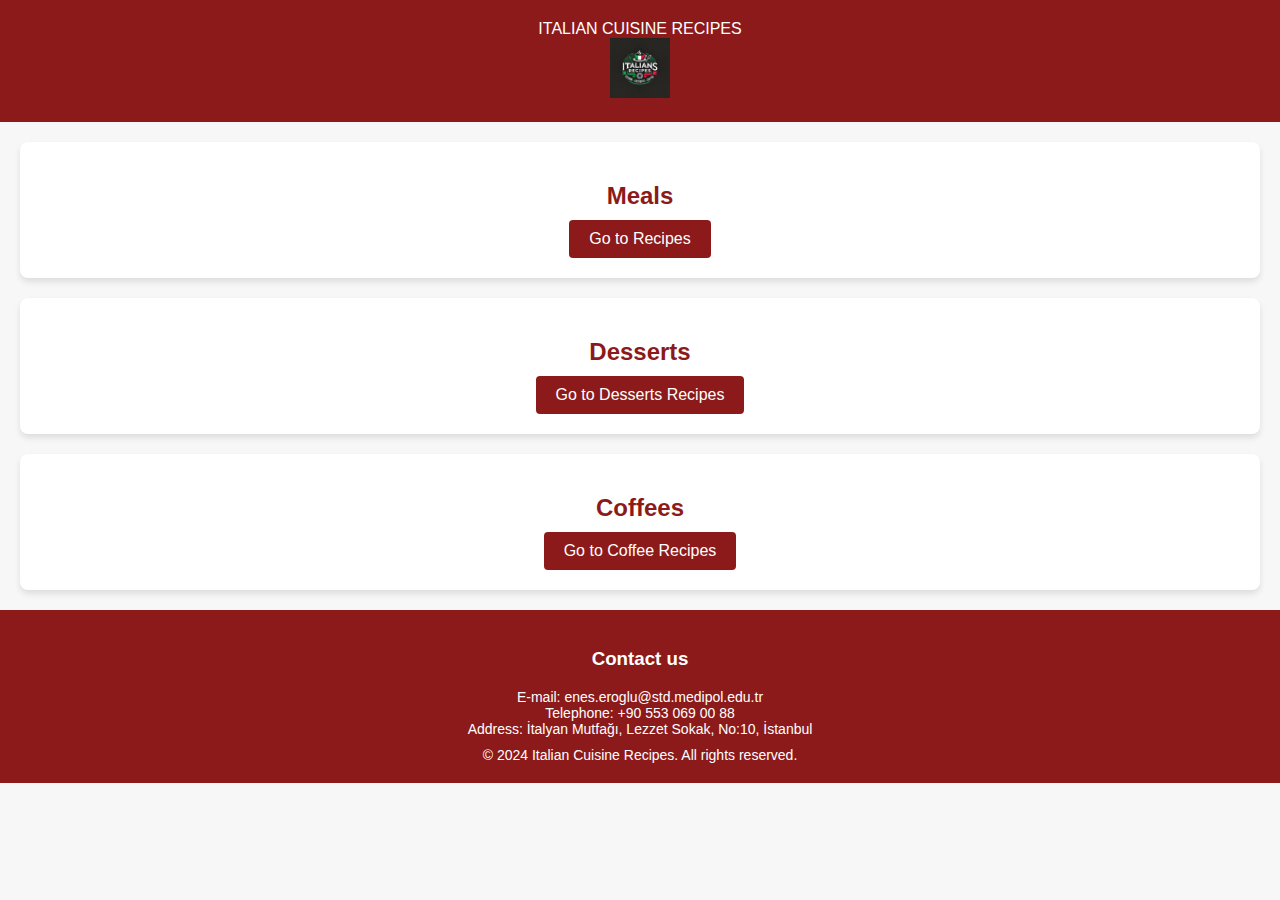
<file: index.html>
<!DOCTYPE html>
<html lang="tr">
<head>
    <meta charset="UTF-8">
    <meta name="viewport" content="width=device-width, initial-scale=1.0">
    <title>Italian Cuisine Recipes</title>
    <link rel="stylesheet" href="tarifenes1.css">
</head>
<body>
    <header>
        ITALIAN CUISINE RECIPES
        <div class="logo-container">
            <img src="images\logo2.png.webp" alt="Logo" class="logo">
        </div>
    </header>
    <main>
        <section>
            <h2>Meals</h2>
            <a href="yemekler.html">Go to Recipes</a>
        </section>
        <section>
            <h2>Desserts</h2>
            <a href="tatlılar.html">Go to Desserts Recipes</a>
        </section>
        <section>
            <h2>Coffees</h2>
            <a href="kahveler.html">Go to Coffee Recipes</a>
        </section>
    </main>
    <footer>
        <div class="contact">
            <h3>Contact us</h3>
            <p>E-mail: enes.eroglu@std.medipol.edu.tr</p>
            <p>Telephone: +90 553 069 00 88</p>
            <p>Address: İtalyan Mutfağı, Lezzet Sokak, No:10, İstanbul</p>
        </div>
        <p>&copy; 2024 Italian Cuisine Recipes. All rights reserved.</p>
    </footer>
</body>
</html>
</file>
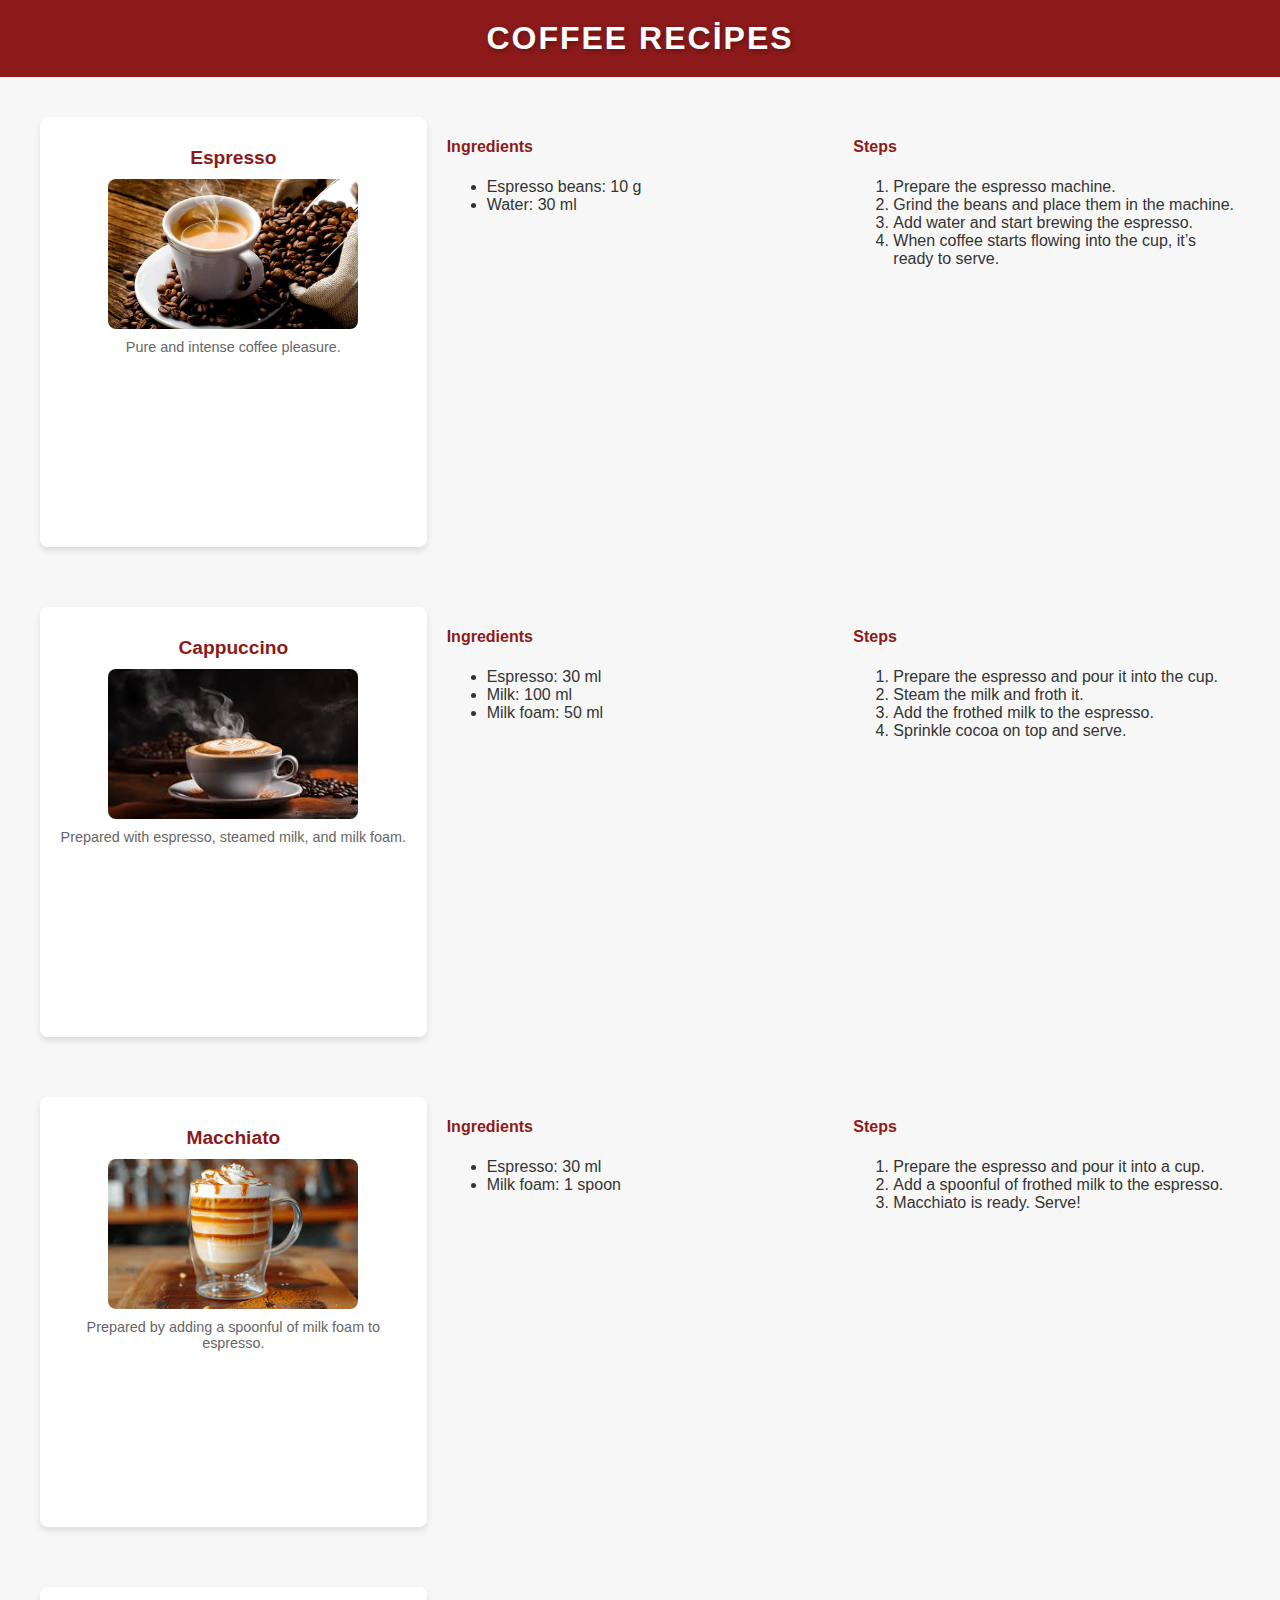
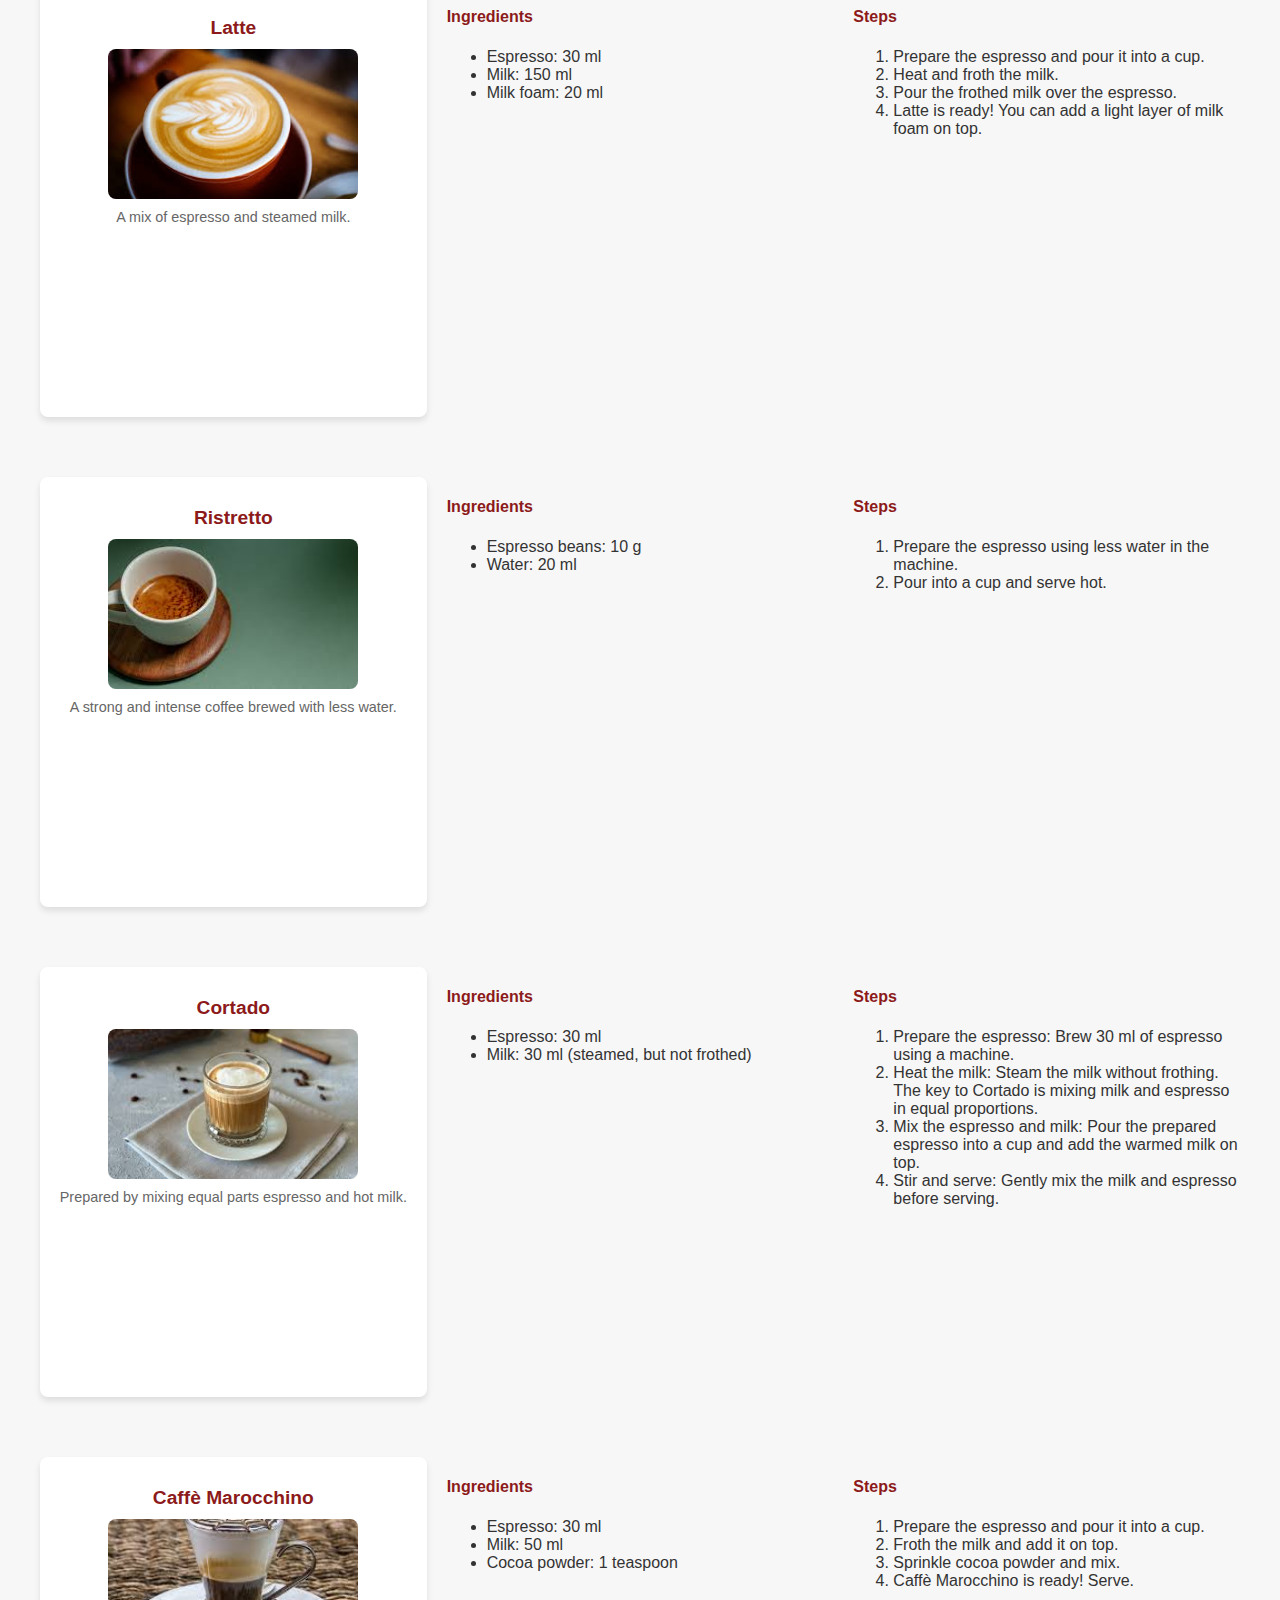
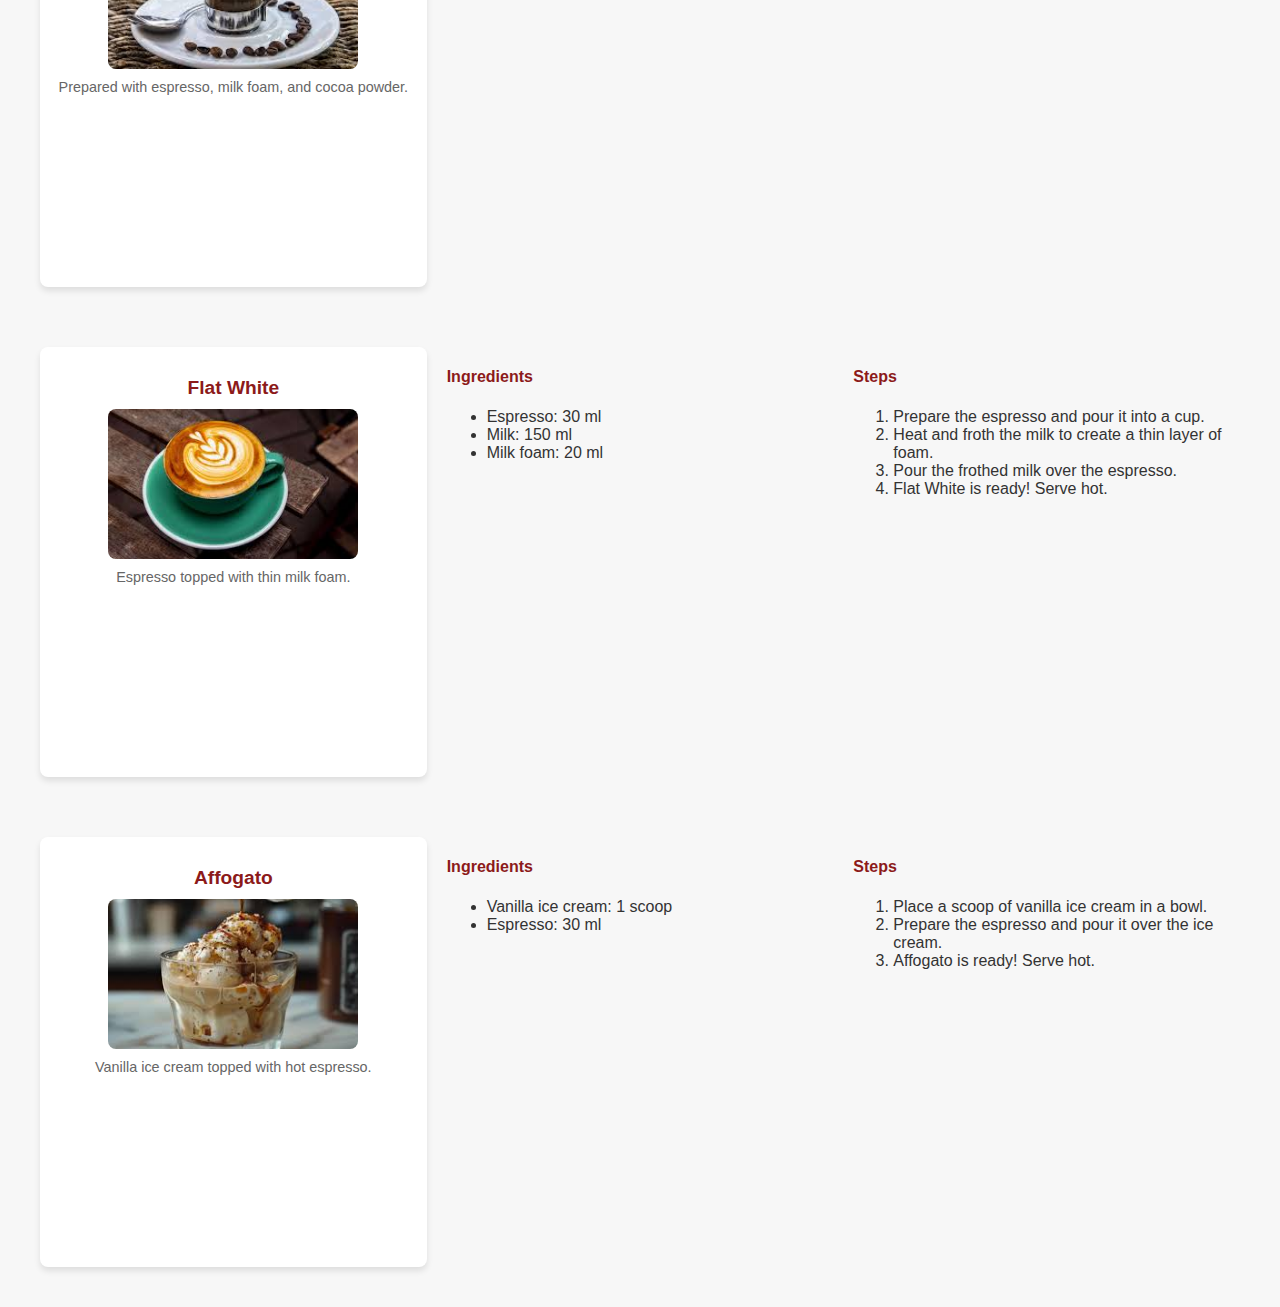
<file: kahveler.html>
<!DOCTYPE html>
<html lang="tr">
<head>
    <meta charset="UTF-8">
    <meta name="viewport" content="width=device-width, initial-scale=1.0">
    <title>Coffee Recipes</title>
    <link rel="stylesheet" href="tarifenes1.css">
</head>
<body>
    <header>
        <h1>Coffee Recipes</h1>
    </header>
    <main>
        <!-- Espresso -->
        <div class="recipe-grid">
            <div class="recipe">
                <h3>Espresso</h3>
                <img src="images/espresso.jpg" alt="Espresso" class="recipe-image">
                <p>Pure and intense coffee pleasure.</p>
            </div>
            <div class="recipe-ingredients">
                <h4>Ingredients</h4>
                <ul>
                    <li>Espresso beans: 10 g</li>
                    <li>Water: 30 ml</li>
                </ul>
            </div>
            <div class="recipe-steps">
                <h4>Steps</h4>
                <ol>
                    <li>Prepare the espresso machine.</li>
                    <li>Grind the beans and place them in the machine.</li>
                    <li>Add water and start brewing the espresso.</li>
                    <li>When coffee starts flowing into the cup, it’s ready to serve.</li>
                </ol>
            </div>
        </div>

        <!-- Cappuccino -->
        <div class="recipe-grid">
            <div class="recipe">
                <h3>Cappuccino</h3>
                <img src="images/cappuccino.jpg" alt="Cappuccino" class="recipe-image">
                <p>Prepared with espresso, steamed milk, and milk foam.</p>
            </div>
            <div class="recipe-ingredients">
                <h4>Ingredients</h4>
                <ul>
                    <li>Espresso: 30 ml</li>
                    <li>Milk: 100 ml</li>
                    <li>Milk foam: 50 ml</li>
                </ul>
            </div>
            <div class="recipe-steps">
                <h4>Steps</h4>
                <ol>
                    <li>Prepare the espresso and pour it into the cup.</li>
                    <li>Steam the milk and froth it.</li>
                    <li>Add the frothed milk to the espresso.</li>
                    <li>Sprinkle cocoa on top and serve.</li>
                </ol>
            </div>
        </div>

        <!-- Macchiato -->
        <div class="recipe-grid">
            <div class="recipe">
                <h3>Macchiato</h3>
                <img src="images/macchiato.jpg" alt="Macchiato" class="recipe-image">
                <p>Prepared by adding a spoonful of milk foam to espresso.</p>
            </div>
            <div class="recipe-ingredients">
                <h4>Ingredients</h4>
                <ul>
                    <li>Espresso: 30 ml</li>
                    <li>Milk foam: 1 spoon</li>
                </ul>
            </div>
            <div class="recipe-steps">
                <h4>Steps</h4>
                <ol>
                    <li>Prepare the espresso and pour it into a cup.</li>
                    <li>Add a spoonful of frothed milk to the espresso.</li>
                    <li>Macchiato is ready. Serve!</li>
                </ol>
            </div>
        </div>

        <!-- Latte -->
        <div class="recipe-grid">
            <div class="recipe">
                <h3>Latte</h3>
                <img src="images/latte.jpg" alt="Latte" class="recipe-image">
                <p>A mix of espresso and steamed milk.</p>
            </div>
            <div class="recipe-ingredients">
                <h4>Ingredients</h4>
                <ul>
                    <li>Espresso: 30 ml</li>
                    <li>Milk: 150 ml</li>
                    <li>Milk foam: 20 ml</li>
                </ul>
            </div>
            <div class="recipe-steps">
                <h4>Steps</h4>
                <ol>
                    <li>Prepare the espresso and pour it into a cup.</li>
                    <li>Heat and froth the milk.</li>
                    <li>Pour the frothed milk over the espresso.</li>
                    <li>Latte is ready! You can add a light layer of milk foam on top.</li>
                </ol>
            </div>
        </div>

        <!-- Ristretto -->
        <div class="recipe-grid">
            <div class="recipe">
                <h3>Ristretto</h3>
                <img src="images/ristretto.jpg" alt="Ristretto" class="recipe-image">
                <p>A strong and intense coffee brewed with less water.</p>
            </div>
            <div class="recipe-ingredients">
                <h4>Ingredients</h4>
                <ul>
                    <li>Espresso beans: 10 g</li>
                    <li>Water: 20 ml</li>
                </ul>
            </div>
            <div class="recipe-steps">
                <h4>Steps</h4>
                <ol>
                    <li>Prepare the espresso using less water in the machine.</li>
                    <li>Pour into a cup and serve hot.</li>
                </ol>
            </div>
        </div>

        <!-- Caffè Corretto -->
        <div class="recipe-grid">
            <div class="recipe">
                <h3>Cortado</h3>
                <img src="images/cortado.jpg" alt="Cortado" class="recipe-image">
                <p>Prepared by mixing equal parts espresso and hot milk.</p>
            </div>
            <div class="recipe-ingredients">
                <h4>Ingredients</h4>
                <ul>
                    <li>Espresso: 30 ml</li>
                    <li>Milk: 30 ml (steamed, but not frothed)</li>
                </ul>
            </div>
            <div class="recipe-steps">
                <h4>Steps</h4>
                <ol>
                    <li>Prepare the espresso: Brew 30 ml of espresso using a machine.</li>
                    <li>Heat the milk: Steam the milk without frothing. The key to Cortado is mixing milk and espresso in equal proportions.</li>
                    <li>Mix the espresso and milk: Pour the prepared espresso into a cup and add the warmed milk on top.</li>
                    <li>Stir and serve: Gently mix the milk and espresso before serving.</li>
                </ol>
            </div>
        </div>

        <!-- Caffè Marocchino -->
        <div class="recipe-grid">
            <div class="recipe">
                <h3>Caffè Marocchino</h3>
                <img src="images/caffeMarocchino.jpg" alt="Caffè Marocchino" class="recipe-image">
                <p>Prepared with espresso, milk foam, and cocoa powder.</p>
            </div>
            <div class="recipe-ingredients">
                <h4>Ingredients</h4>
                <ul>
                    <li>Espresso: 30 ml</li>
                    <li>Milk: 50 ml</li>
                    <li>Cocoa powder: 1 teaspoon</li>
                </ul>
            </div>
            <div class="recipe-steps">
                <h4>Steps</h4>
                <ol>
                    <li>Prepare the espresso and pour it into a cup.</li>
                    <li>Froth the milk and add it on top.</li>
                    <li>Sprinkle cocoa powder and mix.</li>
                    <li>Caffè Marocchino is ready! Serve.</li>
                </ol>
            </div>
        </div>

        <!-- Flat White -->
        <div class="recipe-grid">
            <div class="recipe">
                <h3>Flat White</h3>
                <img src="images/flatWhite.jpg" alt="Flat White" class="recipe-image">
                <p>Espresso topped with thin milk foam.</p>
            </div>
            <div class="recipe-ingredients">
                <h4>Ingredients</h4>
                <ul>
                    <li>Espresso: 30 ml</li>
                    <li>Milk: 150 ml</li>
                    <li>Milk foam: 20 ml</li>
                </ul>
            </div>
            <div class="recipe-steps">
                <h4>Steps</h4>
                <ol>
                    <li>Prepare the espresso and pour it into a cup.</li>
                    <li>Heat and froth the milk to create a thin layer of foam.</li>
                    <li>Pour the frothed milk over the espresso.</li>
                    <li>Flat White is ready! Serve hot.</li>
                </ol>
            </div>
        </div>

        <!-- Affogato -->
        <div class="recipe-grid">
            <div class="recipe">
                <h3>Affogato</h3>
                <img src="images/affogato.jpg" alt="Affogato" class="recipe-image">
                <p>Vanilla ice cream topped with hot espresso.</p>
            </div>
            <div class="recipe-ingredients">
                <h4>Ingredients</h4>
                <ul>
                    <li>Vanilla ice cream: 1 scoop</li>
                    <li>Espresso: 30 ml</li>
                </ul>
            </div>
            <div class="recipe-steps">
                <h4>Steps</h4>
                <ol>
                    <li>Place a scoop of vanilla ice cream in a bowl.</li>
                    <li>Prepare the espresso and pour it over the ice cream.</li>
                    <li>Affogato is ready! Serve hot.</li>
                </ol>
            </div>
        </div>

    </main>
</body>
</html>
</file>
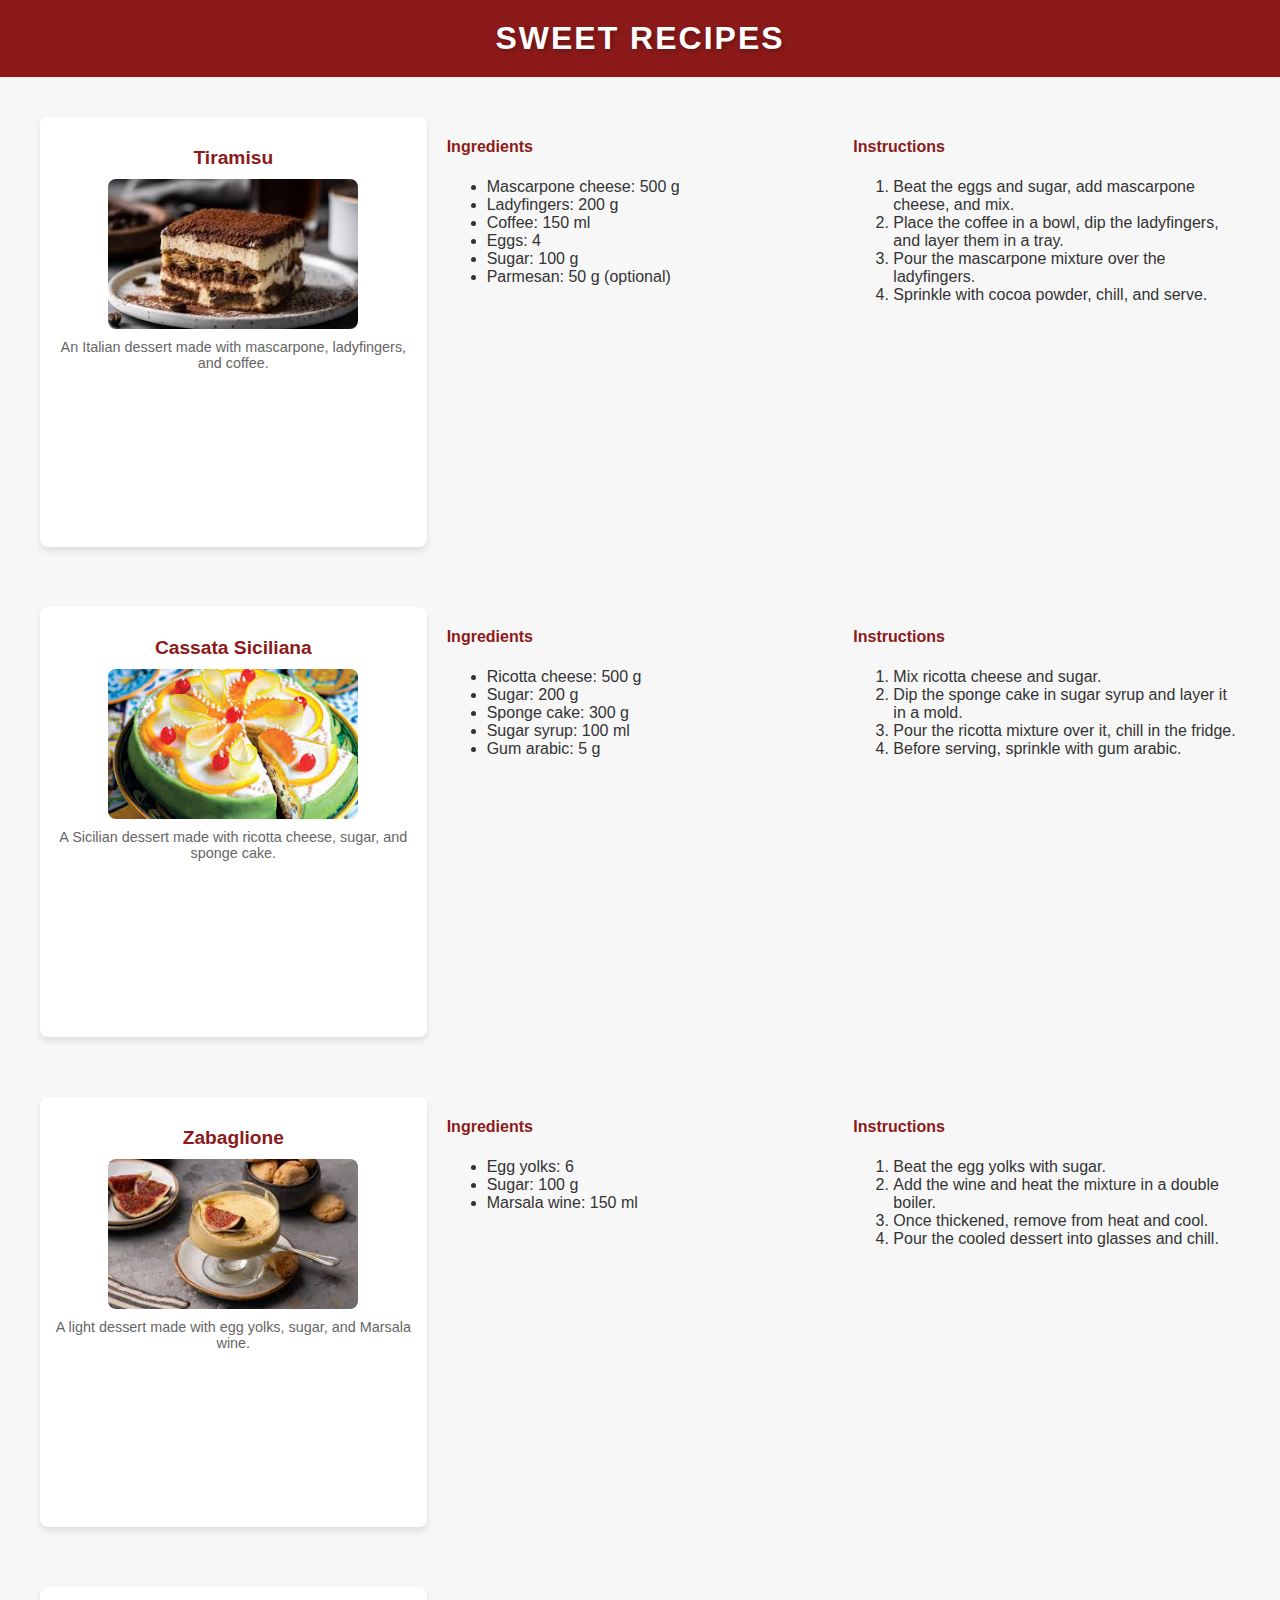
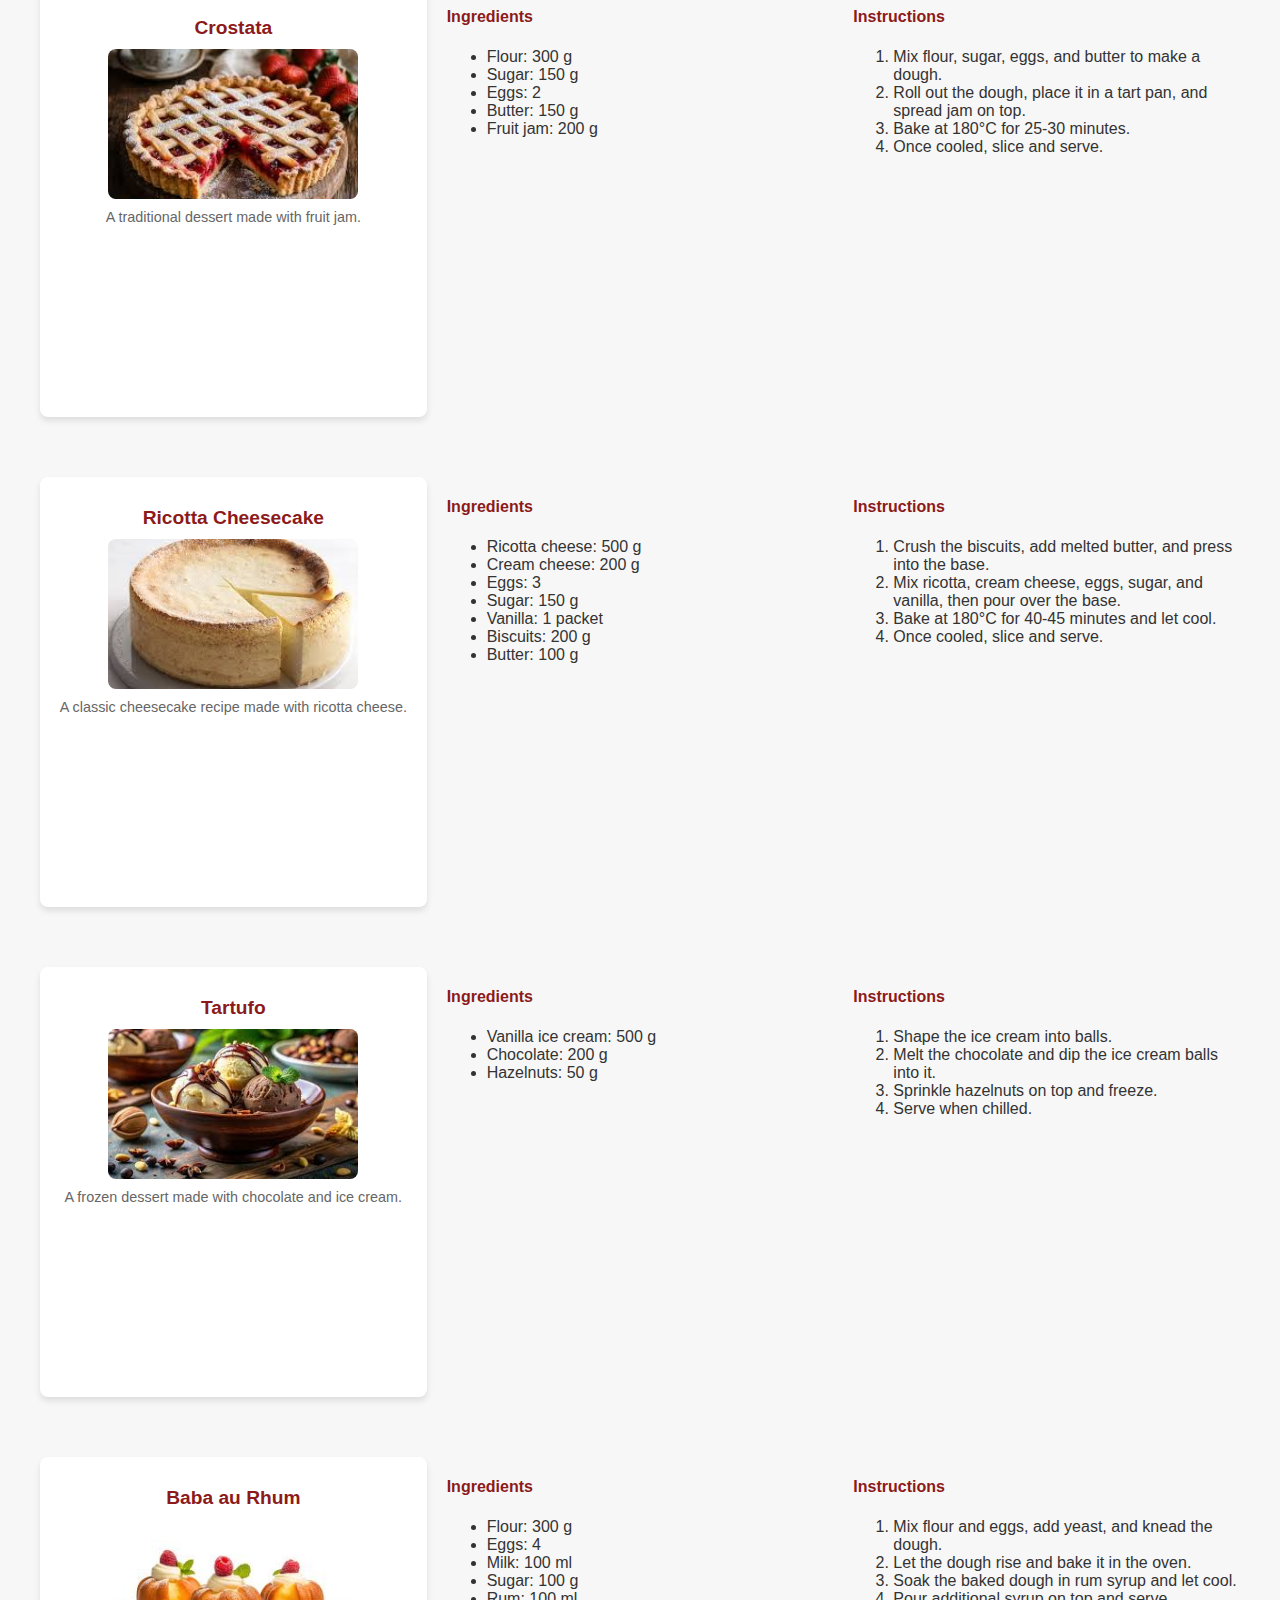
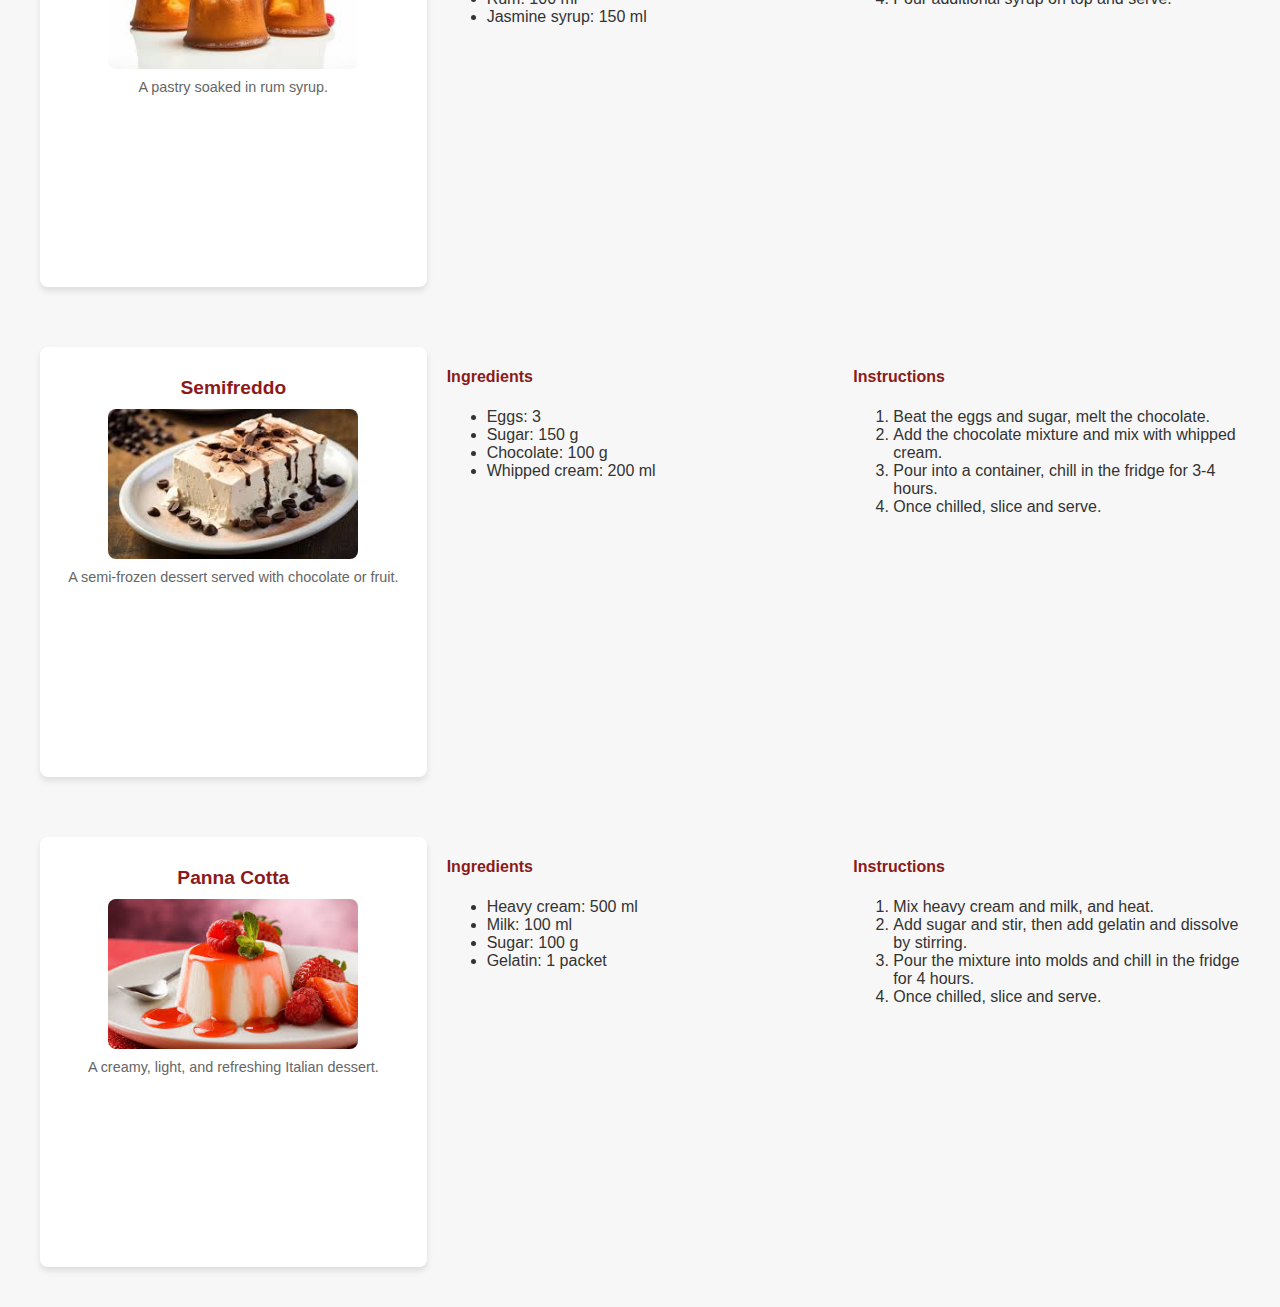
<file: tatlılar.html>
<!DOCTYPE html>
<html lang="en">
<head>
    <meta charset="UTF-8">
    <meta name="viewport" content="width=device-width, initial-scale=1.0">
    <title>Sweet Recipes</title>
    <link rel="stylesheet" href="tarifenes1.css">
</head>
<body>
    <header>
        <h1>Sweet Recipes</h1>
    </header>
    <main>
        <!-- Tiramisu -->
        <div class="recipe-grid">
            <div class="recipe">
                <h3>Tiramisu</h3>
                <img src="images/tiramisu.jpg" alt="Tiramisu" class="recipe-image">
                <p>An Italian dessert made with mascarpone, ladyfingers, and coffee.</p>
            </div>
            <div class="recipe-ingredients">
                <h4>Ingredients</h4>
                <ul>
                    <li>Mascarpone cheese: 500 g</li>
                    <li>Ladyfingers: 200 g</li>
                    <li>Coffee: 150 ml</li>
                    <li>Eggs: 4</li>
                    <li>Sugar: 100 g</li>
                    <li>Parmesan: 50 g (optional)</li>
                </ul>
            </div>
            <div class="recipe-steps">
                <h4>Instructions</h4>
                <ol>
                    <li>Beat the eggs and sugar, add mascarpone cheese, and mix.</li>
                    <li>Place the coffee in a bowl, dip the ladyfingers, and layer them in a tray.</li>
                    <li>Pour the mascarpone mixture over the ladyfingers.</li>
                    <li>Sprinkle with cocoa powder, chill, and serve.</li>
                </ol>
            </div>
        </div>

        <!-- Cassata Siciliana -->
        <div class="recipe-grid">
            <div class="recipe">
                <h3>Cassata Siciliana</h3>
                <img src="images/cassata.jpg" alt="Cassata Siciliana" class="recipe-image">
                <p>A Sicilian dessert made with ricotta cheese, sugar, and sponge cake.</p>
            </div>
            <div class="recipe-ingredients">
                <h4>Ingredients</h4>
                <ul>
                    <li>Ricotta cheese: 500 g</li>
                    <li>Sugar: 200 g</li>
                    <li>Sponge cake: 300 g</li>
                    <li>Sugar syrup: 100 ml</li>
                    <li>Gum arabic: 5 g</li>
                </ul>
            </div>
            <div class="recipe-steps">
                <h4>Instructions</h4>
                <ol>
                    <li>Mix ricotta cheese and sugar.</li>
                    <li>Dip the sponge cake in sugar syrup and layer it in a mold.</li>
                    <li>Pour the ricotta mixture over it, chill in the fridge.</li>
                    <li>Before serving, sprinkle with gum arabic.</li>
                </ol>
            </div>
        </div>

        <!-- Zabaglione -->
        <div class="recipe-grid">
            <div class="recipe">
                <h3>Zabaglione</h3>
                <img src="images/zabaglione.jpg" alt="Zabaglione" class="recipe-image">
                <p>A light dessert made with egg yolks, sugar, and Marsala wine.</p>
            </div>
            <div class="recipe-ingredients">
                <h4>Ingredients</h4>
                <ul>
                    <li>Egg yolks: 6</li>
                    <li>Sugar: 100 g</li>
                    <li>Marsala wine: 150 ml</li>
                </ul>
            </div>
            <div class="recipe-steps">
                <h4>Instructions</h4>
                <ol>
                    <li>Beat the egg yolks with sugar.</li>
                    <li>Add the wine and heat the mixture in a double boiler.</li>
                    <li>Once thickened, remove from heat and cool.</li>
                    <li>Pour the cooled dessert into glasses and chill.</li>
                </ol>
            </div>
        </div>

        <!-- Crostata -->
        <div class="recipe-grid">
            <div class="recipe">
                <h3>Crostata</h3>
                <img src="images/crostata.jpg" alt="Crostata" class="recipe-image">
                <p>A traditional dessert made with fruit jam.</p>
            </div>
            <div class="recipe-ingredients">
                <h4>Ingredients</h4>
                <ul>
                    <li>Flour: 300 g</li>
                    <li>Sugar: 150 g</li>
                    <li>Eggs: 2</li>
                    <li>Butter: 150 g</li>
                    <li>Fruit jam: 200 g</li>
                </ul>
            </div>
            <div class="recipe-steps">
                <h4>Instructions</h4>
                <ol>
                    <li>Mix flour, sugar, eggs, and butter to make a dough.</li>
                    <li>Roll out the dough, place it in a tart pan, and spread jam on top.</li>
                    <li>Bake at 180°C for 25-30 minutes.</li>
                    <li>Once cooled, slice and serve.</li>
                </ol>
            </div>
        </div>

        <!-- Ricotta Cheesecake -->
        <div class="recipe-grid">
            <div class="recipe">
                <h3>Ricotta Cheesecake</h3>
                <img src="images/ricottaCheesecake.jpg" alt="Ricotta Cheesecake" class="recipe-image">
                <p>A classic cheesecake recipe made with ricotta cheese.</p>
            </div>
            <div class="recipe-ingredients">
                <h4>Ingredients</h4>
                <ul>
                    <li>Ricotta cheese: 500 g</li>
                    <li>Cream cheese: 200 g</li>
                    <li>Eggs: 3</li>
                    <li>Sugar: 150 g</li>
                    <li>Vanilla: 1 packet</li>
                    <li>Biscuits: 200 g</li>
                    <li>Butter: 100 g</li>
                </ul>
            </div>
            <div class="recipe-steps">
                <h4>Instructions</h4>
                <ol>
                    <li>Crush the biscuits, add melted butter, and press into the base.</li>
                    <li>Mix ricotta, cream cheese, eggs, sugar, and vanilla, then pour over the base.</li>
                    <li>Bake at 180°C for 40-45 minutes and let cool.</li>
                    <li>Once cooled, slice and serve.</li>
                </ol>
            </div>
        </div>

        <!-- Tartufo -->
        <div class="recipe-grid">
            <div class="recipe">
                <h3>Tartufo</h3>
                <img src="images/tartufo.jpg" alt="Tartufo" class="recipe-image">
                <p>A frozen dessert made with chocolate and ice cream.</p>
            </div>
            <div class="recipe-ingredients">
                <h4>Ingredients</h4>
                <ul>
                    <li>Vanilla ice cream: 500 g</li>
                    <li>Chocolate: 200 g</li>
                    <li>Hazelnuts: 50 g</li>
                </ul>
            </div>
            <div class="recipe-steps">
                <h4>Instructions</h4>
                <ol>
                    <li>Shape the ice cream into balls.</li>
                    <li>Melt the chocolate and dip the ice cream balls into it.</li>
                    <li>Sprinkle hazelnuts on top and freeze.</li>
                    <li>Serve when chilled.</li>
                </ol>
            </div>
        </div>

        <!-- Baba au Rhum -->
        <div class="recipe-grid">
            <div class="recipe">
                <h3>Baba au Rhum</h3>
                <img src="images/babaauRhum.jpg" alt="Baba au Rhum" class="recipe-image">
                <p>A pastry soaked in rum syrup.</p>
            </div>
            <div class="recipe-ingredients">
                <h4>Ingredients</h4>
                <ul>
                    <li>Flour: 300 g</li>
                    <li>Eggs: 4</li>
                    <li>Milk: 100 ml</li>
                    <li>Sugar: 100 g</li>
                    <li>Rum: 100 ml</li>
                    <li>Jasmine syrup: 150 ml</li>
                </ul>
            </div>
            <div class="recipe-steps">
                <h4>Instructions</h4>
                <ol>
                    <li>Mix flour and eggs, add yeast, and knead the dough.</li>
                    <li>Let the dough rise and bake it in the oven.</li>
                    <li>Soak the baked dough in rum syrup and let cool.</li>
                    <li>Pour additional syrup on top and serve.</li>
                </ol>
            </div>
        </div>

        <!-- Semifreddo -->
        <div class="recipe-grid">
            <div class="recipe">
                <h3>Semifreddo</h3>
                <img src="images/semifreddo.jpg" alt="Semifreddo" class="recipe-image">
                <p>A semi-frozen dessert served with chocolate or fruit.</p>
            </div>
            <div class="recipe-ingredients">
                <h4>Ingredients</h4>
                <ul>
                    <li>Eggs: 3</li>
                    <li>Sugar: 150 g</li>
                    <li>Chocolate: 100 g</li>
                    <li>Whipped cream: 200 ml</li>
                </ul>
            </div>
            <div class="recipe-steps">
                <h4>Instructions</h4>
                <ol>
                    <li>Beat the eggs and sugar, melt the chocolate.</li>
                    <li>Add the chocolate mixture and mix with whipped cream.</li>
                    <li>Pour into a container, chill in the fridge for 3-4 hours.</li>
                    <li>Once chilled, slice and serve.</li>
                </ol>
            </div>
        </div>

        <!-- Panna Cotta -->
        <div class="recipe-grid">
            <div class="recipe">
                <h3>Panna Cotta</h3>
                <img src="images/pannacotta.jpg" alt="Panna Cotta" class="recipe-image">
                <p>A creamy, light, and refreshing Italian dessert.</p>
            </div>
            <div class="recipe-ingredients">
                <h4>Ingredients</h4>
                <ul>
                    <li>Heavy cream: 500 ml</li>
                    <li>Milk: 100 ml</li>
                    <li>Sugar: 100 g</li>
                    <li>Gelatin: 1 packet</li>
                </ul>
            </div>
            <div class="recipe-steps">
                <h4>Instructions</h4>
                <ol>
                    <li>Mix heavy cream and milk, and heat.</li>
                    <li>Add sugar and stir, then add gelatin and dissolve by stirring.</li>
                    <li>Pour the mixture into molds and chill in the fridge for 4 hours.</li>
                    <li>Once chilled, slice and serve.</li>
                </ol>
            </div>
        </div>

    </main>
</body>
</html>
</file>
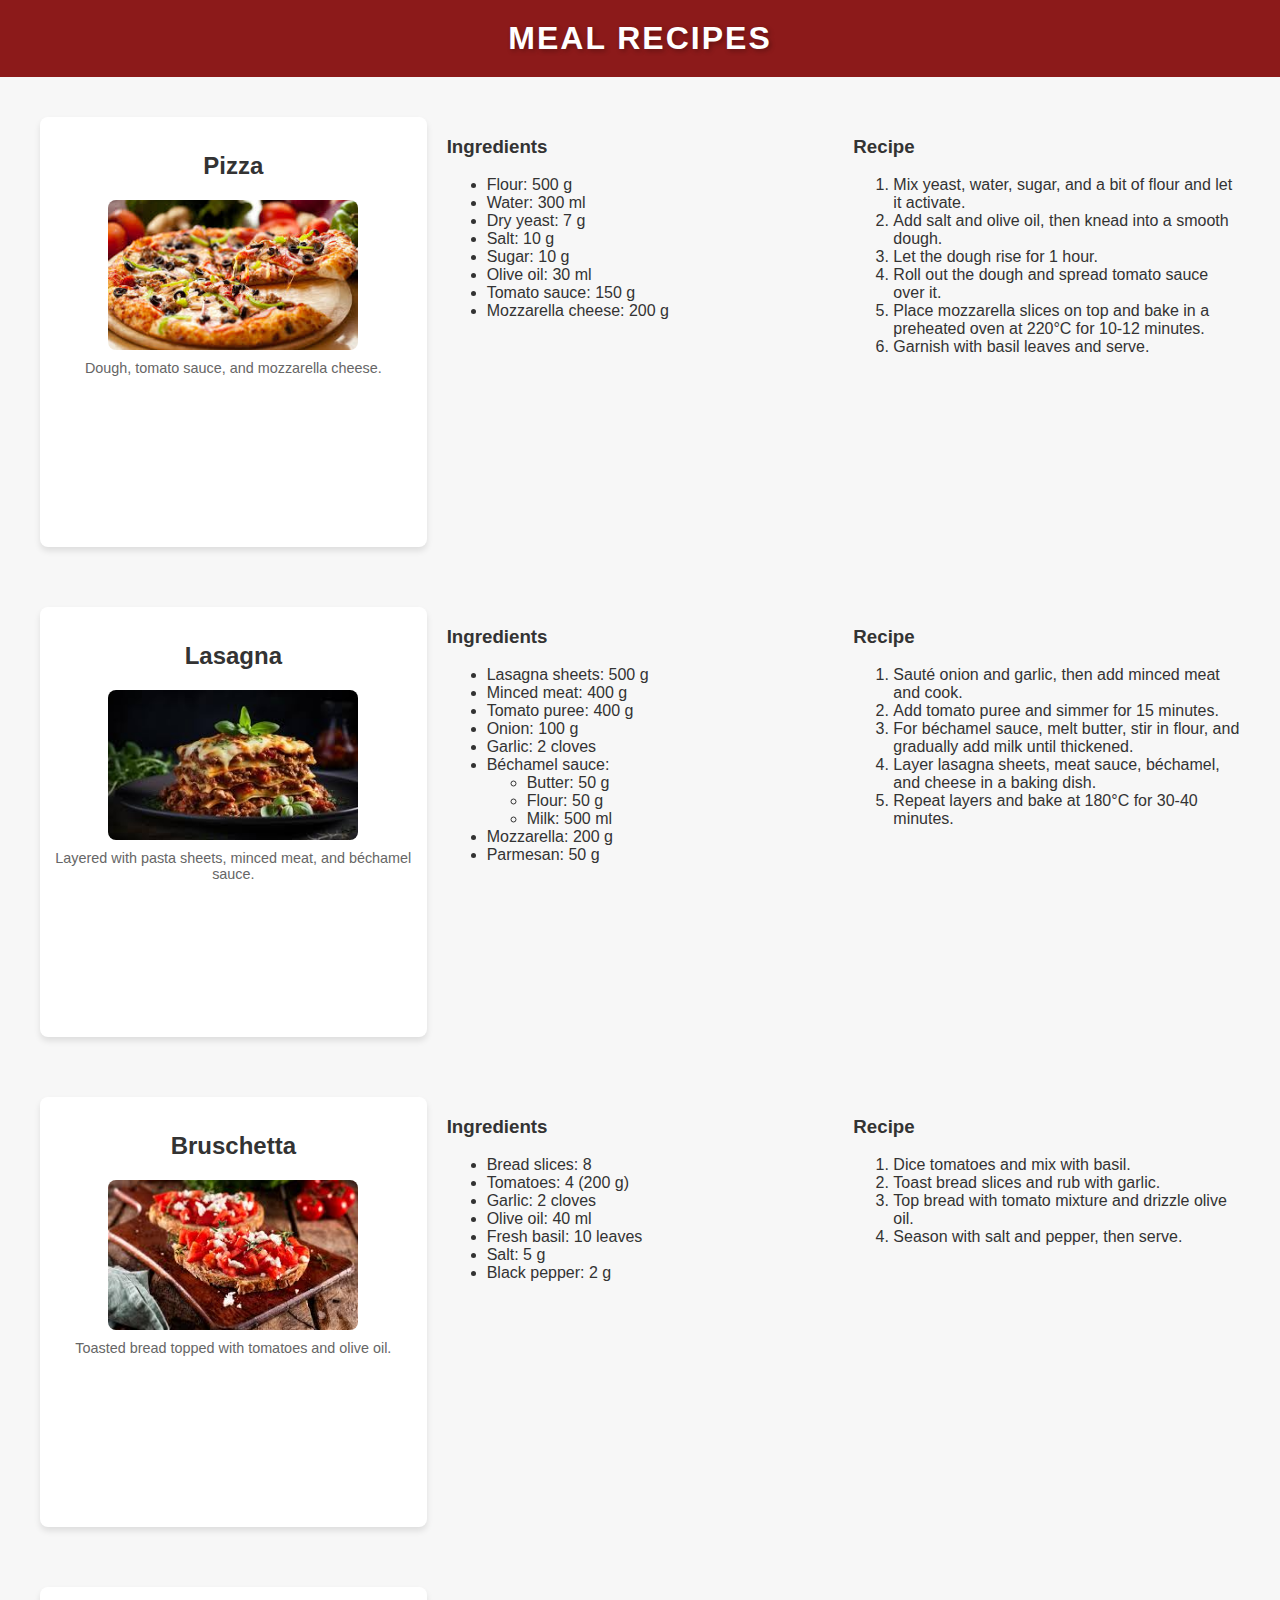
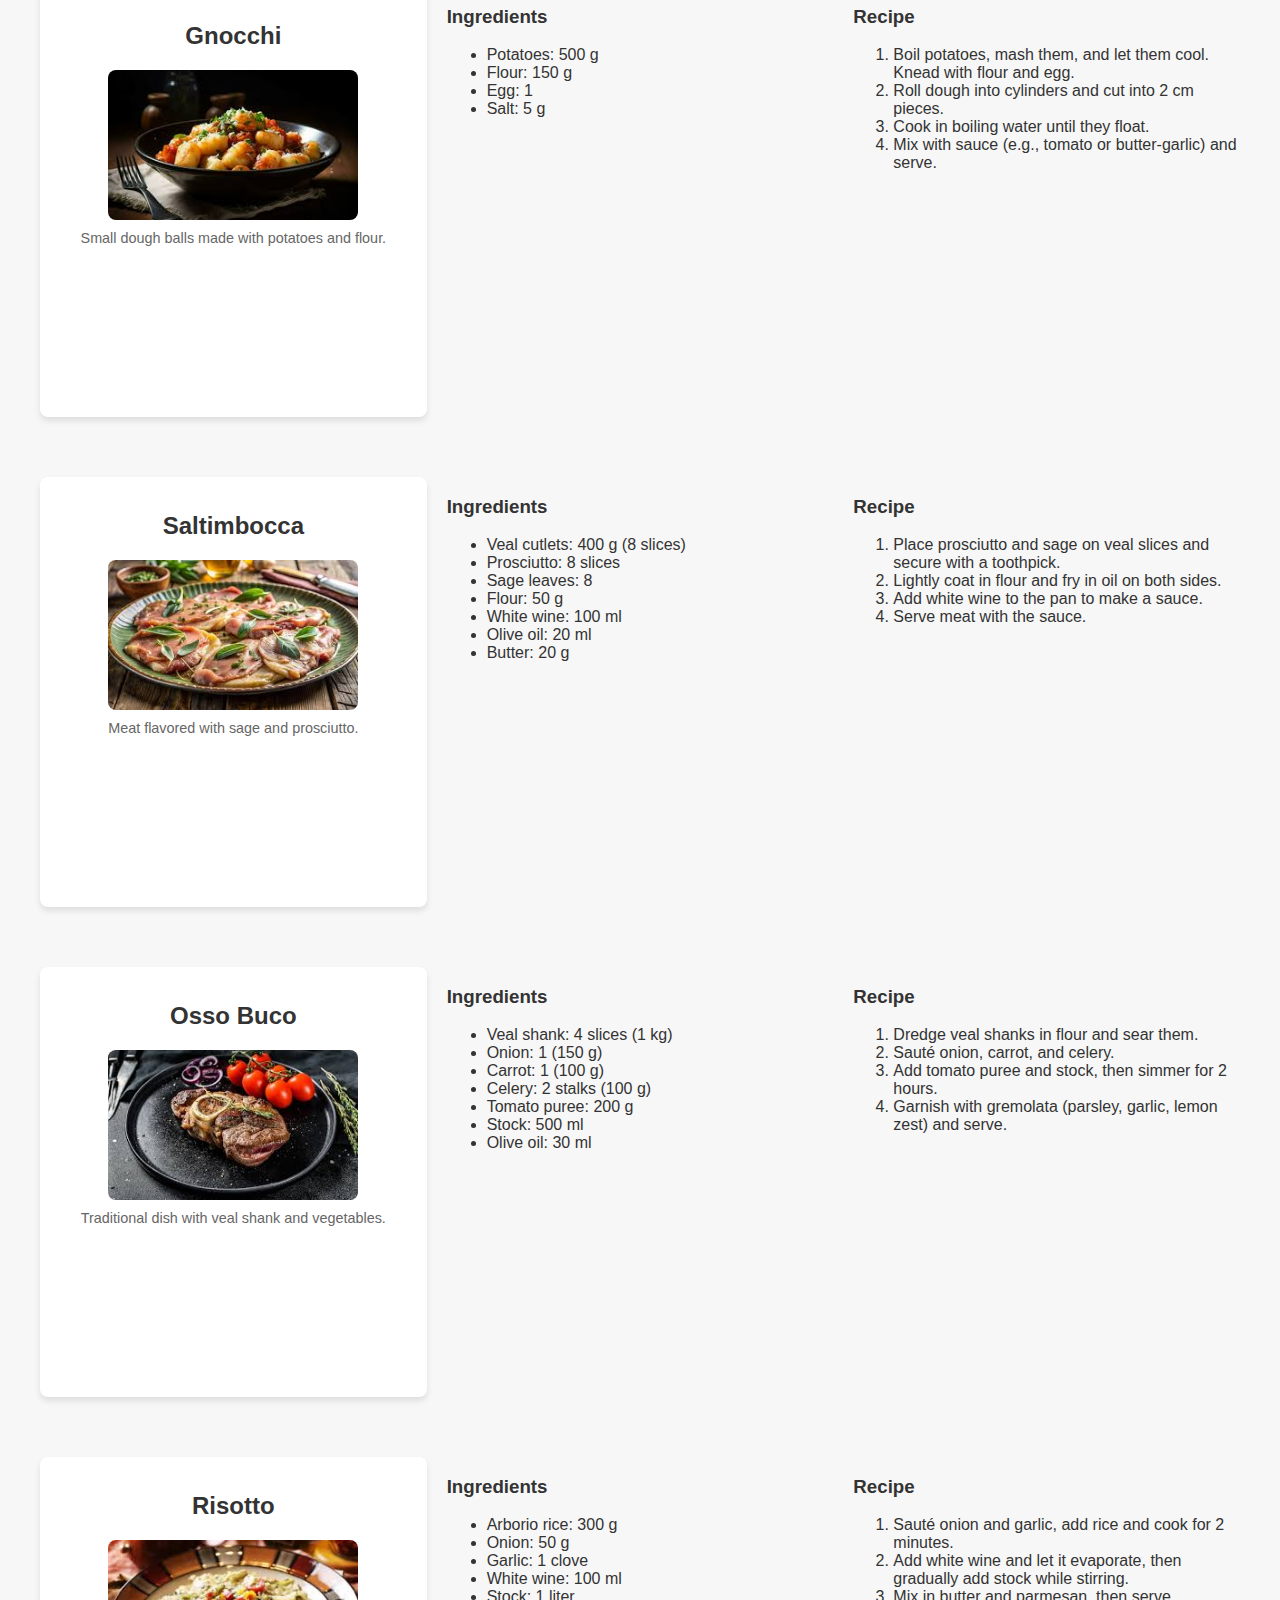
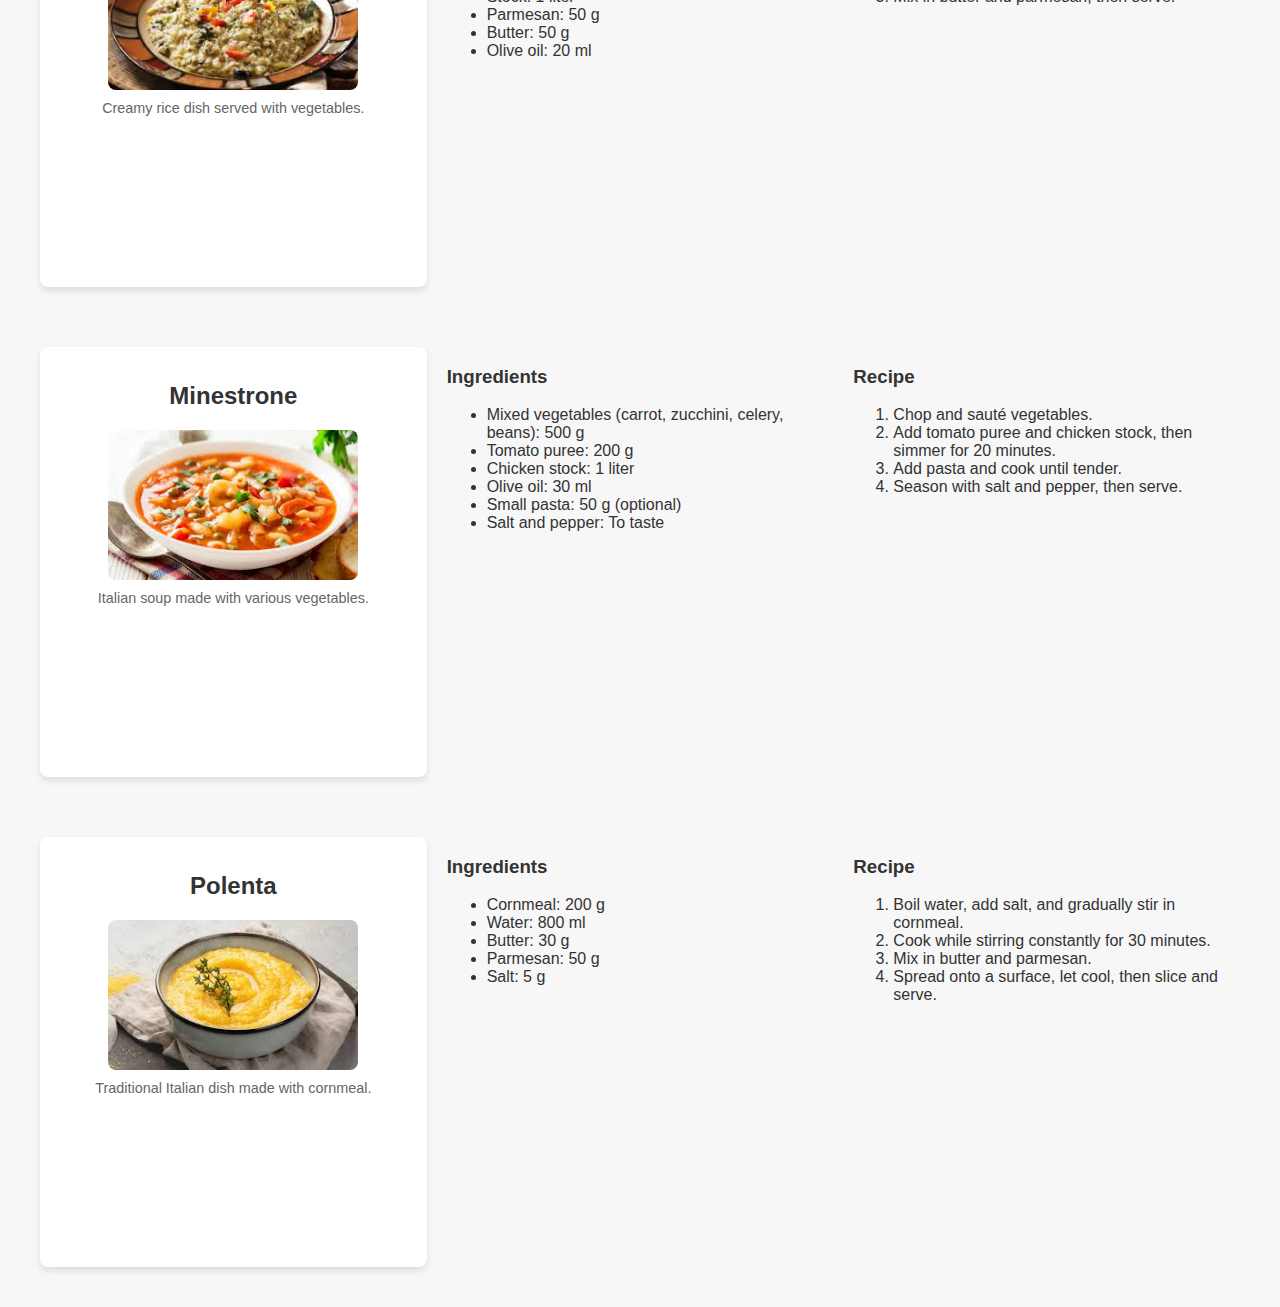
<file: yemekler.html>
<!DOCTYPE html>
<html lang="en">
<head>
    <meta charset="UTF-8">
    <meta name="viewport" content="width=device-width, initial-scale=1.0">
    <title>Meal Recipes</title>
    <link rel="stylesheet" href="tarifenes1.css">
</head>
<body>
    <header>
        <h1>Meal Recipes</h1>
    </header>
    <main>
        <!-- Pizza -->
        <div class="recipe-grid">
            <div class="recipe">
                <h2>Pizza</h2>
                <img src="images/pizza.jpg" alt="Pizza" class="recipe-image">
                <p>Dough, tomato sauce, and mozzarella cheese.</p>
            </div>
            <div class="recipe-ingredients">
                <h3>Ingredients</h3>
                <ul>
                    <li>Flour: 500 g</li>
                    <li>Water: 300 ml</li>
                    <li>Dry yeast: 7 g</li>
                    <li>Salt: 10 g</li>
                    <li>Sugar: 10 g</li>
                    <li>Olive oil: 30 ml</li>
                    <li>Tomato sauce: 150 g</li>
                    <li>Mozzarella cheese: 200 g</li>
                </ul>
            </div>
            <div class="recipe-steps">
                <h3>Recipe</h3>
                <ol>
                    <li>Mix yeast, water, sugar, and a bit of flour and let it activate.</li>
                    <li>Add salt and olive oil, then knead into a smooth dough.</li>
                    <li>Let the dough rise for 1 hour.</li>
                    <li>Roll out the dough and spread tomato sauce over it.</li>
                    <li>Place mozzarella slices on top and bake in a preheated oven at 220°C for 10-12 minutes.</li>
                    <li>Garnish with basil leaves and serve.</li>
                </ol>
            </div>
        </div>

        <!-- Lasagna -->
        <div class="recipe-grid">
            <div class="recipe">
                <h2>Lasagna</h2>
                <img src="images/lazanya.jpg" alt="Lasagna" class="recipe-image">
                <p>Layered with pasta sheets, minced meat, and béchamel sauce.</p>
            </div>
            <div class="recipe-ingredients">
                <h3>Ingredients</h3>
                <ul>
                    <li>Lasagna sheets: 500 g</li>
                    <li>Minced meat: 400 g</li>
                    <li>Tomato puree: 400 g</li>
                    <li>Onion: 100 g</li>
                    <li>Garlic: 2 cloves</li>
                    <li>Béchamel sauce:</li>
                    <ul>
                        <li>Butter: 50 g</li>
                        <li>Flour: 50 g</li>
                        <li>Milk: 500 ml</li>
                    </ul>
                    <li>Mozzarella: 200 g</li>
                    <li>Parmesan: 50 g</li>
                </ul>
            </div>
            <div class="recipe-steps">
                <h3>Recipe</h3>
                <ol>
                    <li>Sauté onion and garlic, then add minced meat and cook.</li>
                    <li>Add tomato puree and simmer for 15 minutes.</li>
                    <li>For béchamel sauce, melt butter, stir in flour, and gradually add milk until thickened.</li>
                    <li>Layer lasagna sheets, meat sauce, béchamel, and cheese in a baking dish.</li>
                    <li>Repeat layers and bake at 180°C for 30-40 minutes.</li>
                </ol>
            </div>
        </div>

        <!-- Bruschetta -->
        <div class="recipe-grid">
            <div class="recipe">
                <h2>Bruschetta</h2>
                <img src="images/bruschetta.jpg" alt="Bruschetta" class="recipe-image">
                <p>Toasted bread topped with tomatoes and olive oil.</p>
            </div>
            <div class="recipe-ingredients">
                <h3>Ingredients</h3>
                <ul>
                    <li>Bread slices: 8</li>
                    <li>Tomatoes: 4 (200 g)</li>
                    <li>Garlic: 2 cloves</li>
                    <li>Olive oil: 40 ml</li>
                    <li>Fresh basil: 10 leaves</li>
                    <li>Salt: 5 g</li>
                    <li>Black pepper: 2 g</li>
                </ul>
            </div>
            <div class="recipe-steps">
                <h3>Recipe</h3>
                <ol>
                    <li>Dice tomatoes and mix with basil.</li>
                    <li>Toast bread slices and rub with garlic.</li>
                    <li>Top bread with tomato mixture and drizzle olive oil.</li>
                    <li>Season with salt and pepper, then serve.</li>
                </ol>
            </div>
        </div>

        <!-- Gnocchi -->
        <div class="recipe-grid">
            <div class="recipe">
                <h2>Gnocchi</h2>
                <img src="images/gnocchi.jpg" alt="Gnocchi" class="recipe-image">
                <p>Small dough balls made with potatoes and flour.</p>
            </div>
            <div class="recipe-ingredients">
                <h3>Ingredients</h3>
                <ul>
                    <li>Potatoes: 500 g</li>
                    <li>Flour: 150 g</li>
                    <li>Egg: 1</li>
                    <li>Salt: 5 g</li>
                </ul>
            </div>
            <div class="recipe-steps">
                <h3>Recipe</h3>
                <ol>
                    <li>Boil potatoes, mash them, and let them cool. Knead with flour and egg.</li>
                    <li>Roll dough into cylinders and cut into 2 cm pieces.</li>
                    <li>Cook in boiling water until they float.</li>
                    <li>Mix with sauce (e.g., tomato or butter-garlic) and serve.</li>
                </ol>
            </div>
        </div>

        <!-- Saltimbocca -->
        <div class="recipe-grid">
            <div class="recipe">
                <h2>Saltimbocca</h2>
                <img src="images/saltimbocca.jpg" alt="Saltimbocca" class="recipe-image">
                <p>Meat flavored with sage and prosciutto.</p>
            </div>
            <div class="recipe-ingredients">
                <h3>Ingredients</h3>
                <ul>
                    <li>Veal cutlets: 400 g (8 slices)</li>
                    <li>Prosciutto: 8 slices</li>
                    <li>Sage leaves: 8</li>
                    <li>Flour: 50 g</li>
                    <li>White wine: 100 ml</li>
                    <li>Olive oil: 20 ml</li>
                    <li>Butter: 20 g</li>
                </ul>
            </div>
            <div class="recipe-steps">
                <h3>Recipe</h3>
                <ol>
                    <li>Place prosciutto and sage on veal slices and secure with a toothpick.</li>
                    <li>Lightly coat in flour and fry in oil on both sides.</li>
                    <li>Add white wine to the pan to make a sauce.</li>
                    <li>Serve meat with the sauce.</li>
                </ol>
            </div>
        </div>

        <!-- Osso Buco -->
        <div class="recipe-grid">
            <div class="recipe">
                <h2>Osso Buco</h2>
                <img src="images/osso_buco.jpg" alt="Osso Buco" class="recipe-image">
                <p>Traditional dish with veal shank and vegetables.</p>
            </div>
            <div class="recipe-ingredients">
                <h3>Ingredients</h3>
                <ul>
                    <li>Veal shank: 4 slices (1 kg)</li>
                    <li>Onion: 1 (150 g)</li>
                    <li>Carrot: 1 (100 g)</li>
                    <li>Celery: 2 stalks (100 g)</li>
                    <li>Tomato puree: 200 g</li>
                    <li>Stock: 500 ml</li>
                    <li>Olive oil: 30 ml</li>
                </ul>
            </div>
            <div class="recipe-steps">
                <h3>Recipe</h3>
                <ol>
                    <li>Dredge veal shanks in flour and sear them.</li>
                    <li>Sauté onion, carrot, and celery.</li>
                    <li>Add tomato puree and stock, then simmer for 2 hours.</li>
                    <li>Garnish with gremolata (parsley, garlic, lemon zest) and serve.</li>
                </ol>
            </div>
        </div>

        <!-- Risotto -->
        <div class="recipe-grid">
            <div class="recipe">
                <h2>Risotto</h2>
                <img src="images/risotto.jpg" alt="Risotto" class="recipe-image">
                <p>Creamy rice dish served with vegetables.</p>
            </div>
            <div class="recipe-ingredients">
                <h3>Ingredients</h3>
                <ul>
                    <li>Arborio rice: 300 g</li>
                    <li>Onion: 50 g</li>
                    <li>Garlic: 1 clove</li>
                    <li>White wine: 100 ml</li>
                    <li>Stock: 1 liter</li>
                    <li>Parmesan: 50 g</li>
                    <li>Butter: 50 g</li>
                    <li>Olive oil: 20 ml</li>
                </ul>
            </div>
            <div class="recipe-steps">
                <h3>Recipe</h3>
                <ol>
                    <li>Sauté onion and garlic, add rice and cook for 2 minutes.</li>
                    <li>Add white wine and let it evaporate, then gradually add stock while stirring.</li>
                    <li>Mix in butter and parmesan, then serve.</li>
                </ol>
            </div>
        </div>

        <!-- Minestrone -->
        <div class="recipe-grid">
            <div class="recipe">
                <h2>Minestrone</h2>
                <img src="images/minestrone.jpg" alt="Minestrone" class="recipe-image">
                <p>Italian soup made with various vegetables.</p>
            </div>
            <div class="recipe-ingredients">
                <h3>Ingredients</h3>
                <ul>
                    <li>Mixed vegetables (carrot, zucchini, celery, beans): 500 g</li>
                    <li>Tomato puree: 200 g</li>
                    <li>Chicken stock: 1 liter</li>
                    <li>Olive oil: 30 ml</li>
                    <li>Small pasta: 50 g (optional)</li>
                    <li>Salt and pepper: To taste</li>
                </ul>
            </div>
            <div class="recipe-steps">
                <h3>Recipe</h3>
                <ol>
                    <li>Chop and sauté vegetables.</li>
                    <li>Add tomato puree and chicken stock, then simmer for 20 minutes.</li>
                    <li>Add pasta and cook until tender.</li>
                    <li>Season with salt and pepper, then serve.</li>
                </ol>
            </div>
        </div>

        <!-- Polenta -->
        <div class="recipe-grid">
            <div class="recipe">
                <h2>Polenta</h2>
                <img src="images/polenta.jpg" alt="Polenta" class="recipe-image">
                <p>Traditional Italian dish made with cornmeal.</p>
            </div>
            <div class="recipe-ingredients">
                <h3>Ingredients</h3>
                <ul>
                    <li>Cornmeal: 200 g</li>
                    <li>Water: 800 ml</li>
                    <li>Butter: 30 g</li>
                    <li>Parmesan: 50 g</li>
                    <li>Salt: 5 g</li>
                </ul>
            </div>
            <div class="recipe-steps">
                <h3>Recipe</h3>
                <ol>
                    <li>Boil water, add salt, and gradually stir in cornmeal.</li>
                    <li>Cook while stirring constantly for 30 minutes.</li>
                    <li>Mix in butter and parmesan.</li>
                    <li>Spread onto a surface, let cool, then slice and serve.</li>
                </ol>
            </div>
        </div>

    </main>
</body>
</html>
</file>
<file: tarifenes1.css>
header {
    background-color: #8c1a1a;
    color: #fff;
    text-align: center;
    padding: 20px 0;
    display: flex;
    flex-direction: column;
    align-items: center;
    justify-content: center;
}

header h1 {
    font-size: 2rem;
    text-transform: uppercase;
    letter-spacing: 2px;
    margin: 0;
    text-shadow: 2px 2px 5px rgba(0, 0, 0, 0.3);
}

.logo {
    height: 60px;
    width: auto;
    max-width: 100%;
}

main {
    padding: 20px;
    display: flex;
    flex-direction: column;
    gap: 20px;
}

section {
    text-align: center;
    background: #fff;
    padding: 20px;
    border-radius: 8px;
    box-shadow: 0 4px 6px rgba(0, 0, 0, 0.1);
}

section h2 {
    color: #8c1a1a;
    margin-bottom: 10px;
}
.recipe-ingredients h4, .recipe-steps h4 {
    color: #8c1a1a; 
}
section a {
    display: inline-block;
    text-decoration: none;
    color: #fff;
    background-color: #8c1a1a;
    padding: 10px 20px;
    border-radius: 4px;
    transition: background-color 0.3s ease;
}
.recipe-details {
    background: #fff;
    border-radius: 8px;
    box-shadow: 0 4px 6px rgba(0, 0, 0, 0.1);
    margin: 20px auto;
    padding: 20px;
    max-width: 800px;
    display: flex;
    flex-direction: column;
    gap: 15px;
}
section a:hover {
    background-color: #b22a2a;
}

.recipe-grid {
    display: grid;
    grid-template-columns: repeat(3, 1fr); 
    gap: 20px; 
    padding: 20px;
}

.recipe {
    display: flex;
    flex-direction: column;
    align-items: center;
    justify-content: flex-start;
    text-align: center;
    padding: 15px;
    border-radius: 8px;
    box-shadow: 0 4px 6px rgba(0, 0, 0, 0.1);
    background-color: #fff;
    height: 400px; 
    overflow: hidden;
}

.recipe-image {
    width: 100%; 
    max-width: 250px; 
    height: 150px; 
    object-fit: cover; 
    border-radius: 8px;
    margin-bottom: 10px;
}

.recipe h3 {
    margin: 15px 0 10px;
    color: #8c1a1a;
    font-size: 1.2rem;
}

.recipe p {
    font-size: 0.9rem;
    color: #666;
    margin: 0;
}

.recipe-info h3 {
    color: #8c1a1a; 
    font-size: 28px;
    text-align: center;
}

body {
    font-family: Arial, sans-serif;
    margin: 0;
    padding: 0;
    background-color: #f7f7f7;
    color: #333;
}
.description {
    text-align: center;
    font-size: 16px;
    color: #666;
    margin-top: 10px;
}

@media (max-width: 768px) {
    .recipe-grid {
        grid-template-columns: repeat(2, 1fr);
    }
}

@media (max-width: 480px) {
    .recipe-grid {
        grid-template-columns: 1fr; 
    }
}

footer {
    background-color: #8c1a1a;
    color: #fff;
    text-align: center;
    padding: 20px 0;
}

footer .contact {
    margin-bottom: 10px;
}

footer p {
    margin: 0;
    font-size: 14px;
}

@media (max-width: 768px) {
    header h1 {
        font-size: 1.5rem;
    }

    main {
        padding: 10px;
    }

    section {
        padding: 15px;
    }

    .recipe-grid {
        grid-template-columns: repeat(auto-fit, minmax(200px, 1fr));
    }

    footer {
        font-size: 12px;
    }
}

@media (max-width: 480px) {
    header h1 {
        font-size: 1.2rem;
    }

    section {
        padding: 10px;
    }

    .recipe {
        padding: 10px;
    }

    footer p {
        font-size: 10px;
    }
}
</file>
